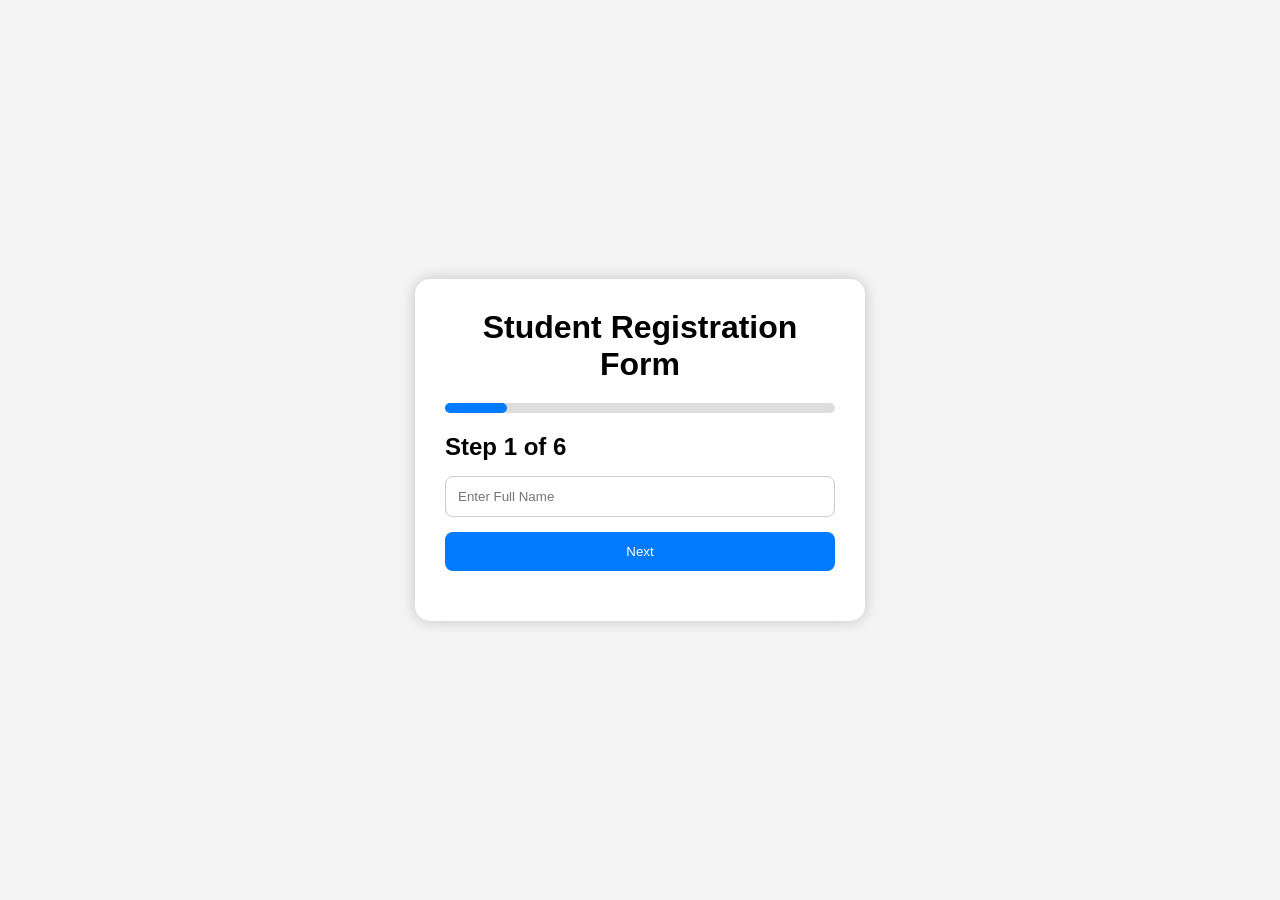
<file: index.html>
<!DOCTYPE html>
<html lang="en">
<head>
    <meta charset="UTF-8">
    <title>Task 2 - Multi Step Registration Form</title>
    <link rel="stylesheet" href="style.css">
</head>
<body>

<div class="container">

    <h1>Student Registration Form</h1>

    <div class="progress">
        <div class="progress-bar" id="progressBar"></div>
    </div>

    <form id="myForm">

        <div class="step active" id="step1">
            <h2>Step 1 of 6</h2>
            <input type="text" id="name" placeholder="Enter Full Name">
            <button type="button" onclick="nextStep(2)">Next</button>
        </div>

        <div class="step" id="step2">
            <h2>Step 2 of 6</h2>
            <input type="email" id="email" placeholder="Enter Email Address">
            <button type="button" onclick="nextStep(3)">Next</button>
        </div>

        <div class="step" id="step3">
            <h2>Step 3 of 6</h2>
            <input type="number" id="age" placeholder="Enter Age">
            <button type="button" onclick="nextStep(4)">Next</button>
        </div>

        <div class="step" id="step4">
            <h2>Step 4 of 6</h2>
            <input type="tel" id="phone" placeholder="Enter Phone Number">
            <button type="button" onclick="nextStep(5)">Next</button>
        </div>

        <div class="step" id="step5">
            <h2>Step 5 of 6</h2>

            <select id="gender">
                <option value="">Select Gender</option>
                <option>Male</option>
                <option>Female</option>
                <option>Other</option>
            </select>

            <button type="button" onclick="nextStep(6)">Next</button>
        </div>

        <div class="step" id="step6">
            <h2>Step 6 of 6</h2>

            <textarea id="address" placeholder="Enter Address"></textarea>

            <button type="submit">Register</button>
        </div>

    </form>

    <div id="result"></div>

</div>

<script src="script.js"></script>

</body>
</html>
</file>
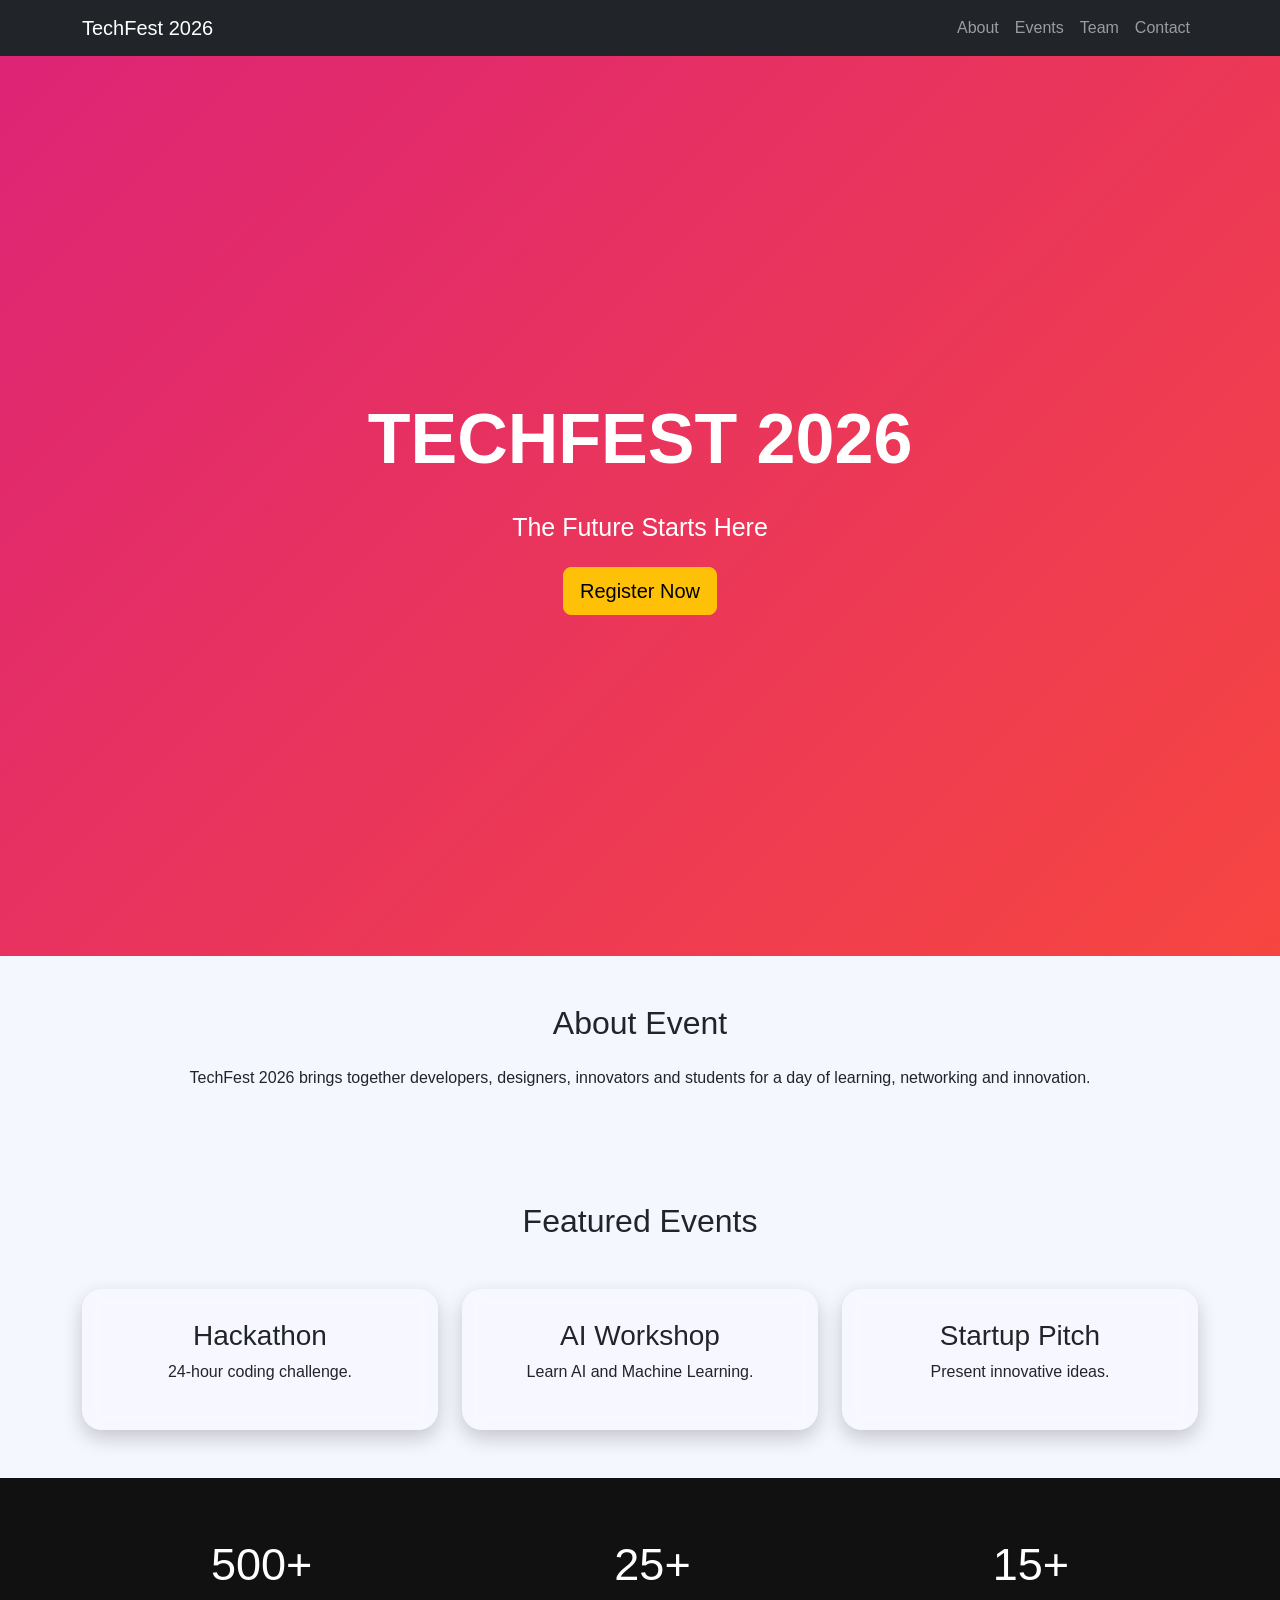
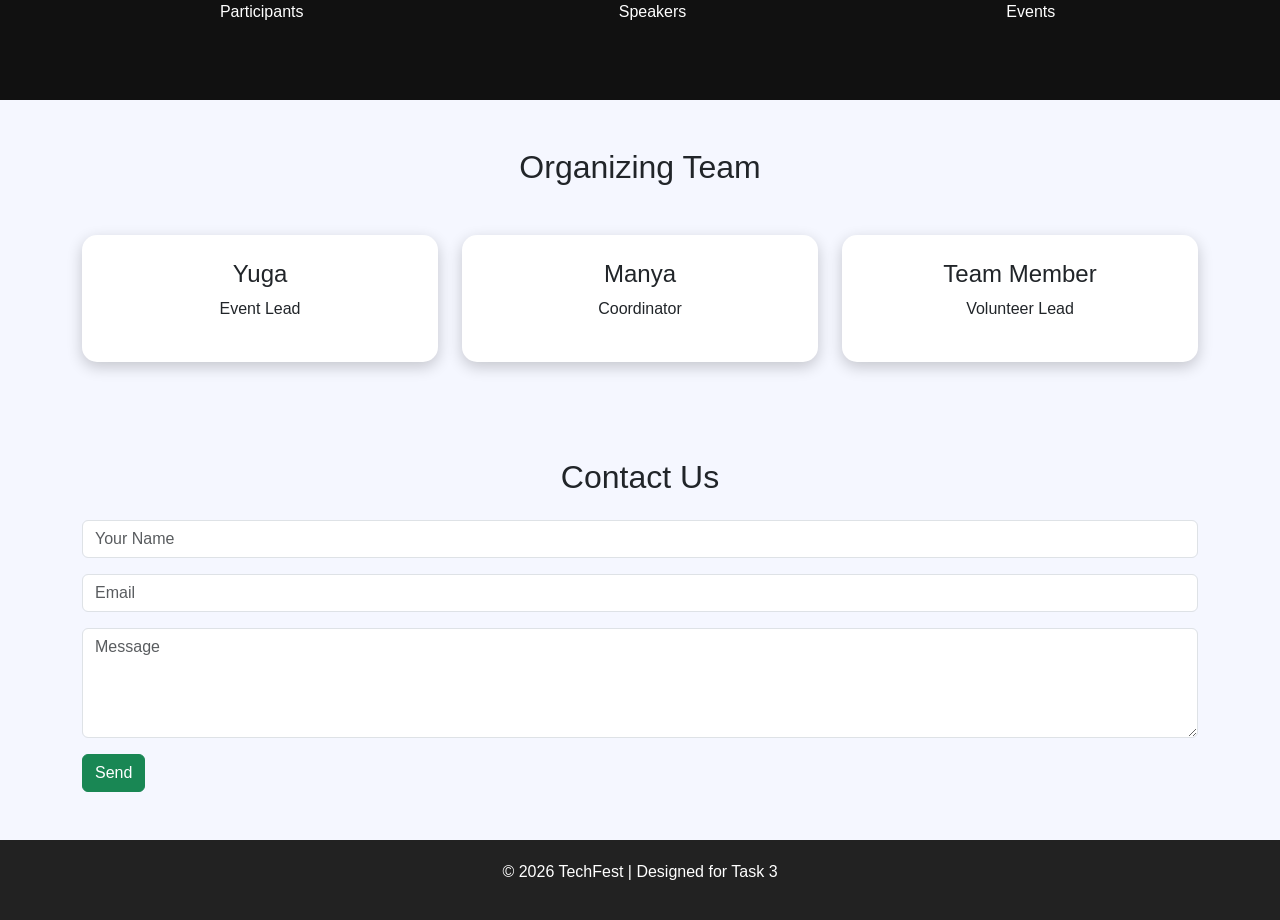
<file: task3.html>
<!DOCTYPE html>
<html lang="en">
<head>
<meta charset="UTF-8">
<meta name="viewport" content="width=device-width, initial-scale=1">

<title>TechFest 2026</title>

<link href="https://cdn.jsdelivr.net/npm/bootstrap@5.3.3/dist/css/bootstrap.min.css" rel="stylesheet">
<link rel="stylesheet" href="task3.css">
</head>

<body>

<nav class="navbar navbar-expand-lg navbar-dark bg-dark sticky-top">
<div class="container">
<a class="navbar-brand" href="#">TechFest 2026</a>

<button class="navbar-toggler" type="button" data-bs-toggle="collapse" data-bs-target="#menu">
<span class="navbar-toggler-icon"></span>
</button>

<div class="collapse navbar-collapse" id="menu">
<ul class="navbar-nav ms-auto">
<li class="nav-item"><a class="nav-link" href="#about">About</a></li>
<li class="nav-item"><a class="nav-link" href="#events">Events</a></li>
<li class="nav-item"><a class="nav-link" href="#team">Team</a></li>
<li class="nav-item"><a class="nav-link" href="#contact">Contact</a></li>
</ul>
</div>
</div>
</nav>

<section class="hero">
<h1>TECHFEST 2026</h1>
<p>The Future Starts Here</p>
<button class="btn btn-warning btn-lg">Register Now</button>
</section>

<section id="about" class="container py-5">
<h2 class="text-center mb-4">About Event</h2>
<p class="text-center">
TechFest 2026 brings together developers, designers, innovators and students
for a day of learning, networking and innovation.
</p>
</section>

<section id="events" class="container py-5">
<h2 class="text-center mb-5">Featured Events</h2>

<div class="row g-4">

<div class="col-md-4">
<div class="glass-card">
<h3>Hackathon</h3>
<p>24-hour coding challenge.</p>
</div>
</div>

<div class="col-md-4">
<div class="glass-card">
<h3>AI Workshop</h3>
<p>Learn AI and Machine Learning.</p>
</div>
</div>

<div class="col-md-4">
<div class="glass-card">
<h3>Startup Pitch</h3>
<p>Present innovative ideas.</p>
</div>
</div>

</div>
</section>

<section class="stats">
<div>
<h2>500+</h2>
<p>Participants</p>
</div>

<div>
<h2>25+</h2>
<p>Speakers</p>
</div>

<div>
<h2>15+</h2>
<p>Events</p>
</div>
</section>

<section id="team" class="container py-5">
<h2 class="text-center mb-5">Organizing Team</h2>

<div class="row g-4">

<div class="col-md-4">
<div class="team-card">
<h4>Yuga</h4>
<p>Event Lead</p>
</div>
</div>

<div class="col-md-4">
<div class="team-card">
<h4>Manya</h4>
<p>Coordinator</p>
</div>
</div>

<div class="col-md-4">
<div class="team-card">
<h4>Team Member</h4>
<p>Volunteer Lead</p>
</div>
</div>

</div>
</section>

<section id="contact" class="container py-5">
<h2 class="text-center mb-4">Contact Us</h2>

<form>
<input class="form-control mb-3" placeholder="Your Name">
<input class="form-control mb-3" placeholder="Email">
<textarea class="form-control mb-3" rows="4" placeholder="Message"></textarea>
<button class="btn btn-success">Send</button>
</form>
</section>

<footer>
<p>© 2026 TechFest | Designed for Task 3</p>
</footer>

<script src="https://cdn.jsdelivr.net/npm/bootstrap@5.3.3/dist/js/bootstrap.bundle.min.js"></script>

</body>
</html>
</file>
<file: style.css>
*{
    margin:0;
    padding:0;
    box-sizing:border-box;
}

body{
    background:#f4f4f4;
    font-family:Arial,sans-serif;
    display:flex;
    justify-content:center;
    align-items:center;
    min-height:100vh;
}

.container{
    width:450px;
    background:white;
    padding:30px;
    border-radius:15px;
    box-shadow:0 0 15px rgba(0,0,0,0.2);
}

h1{
    text-align:center;
    margin-bottom:20px;
}

.progress{
    width:100%;
    height:10px;
    background:#ddd;
    border-radius:20px;
    margin-bottom:20px;
}

.progress-bar{
    height:100%;
    width:16%;
    background:#007bff;
    border-radius:20px;
    transition:0.4s;
}

.step{
    display:none;
}

.step.active{
    display:block;
}

h2{
    margin-bottom:15px;
}

input,
select,
textarea{
    width:100%;
    padding:12px;
    margin-bottom:15px;
    border:1px solid #ccc;
    border-radius:8px;
}

button{
    width:100%;
    padding:12px;
    background:#007bff;
    color:white;
    border:none;
    border-radius:8px;
    cursor:pointer;
}

button:hover{
    background:#0056b3;
}

#result{
    margin-top:20px;
    text-align:center;
}
</file>
<file: task3.css>
*{
margin:0;
padding:0;
box-sizing:border-box;
}

body{
font-family:Arial,sans-serif;
background:#f5f7ff;
}

.hero{
height:100vh;
display:flex;
flex-direction:column;
justify-content:center;
align-items:center;
text-align:center;
color:white;
background:linear-gradient(-45deg,#6a11cb,#2575fc,#ff512f,#dd2476);
background-size:400% 400%;
animation:gradient 8s ease infinite;
}

.hero h1{
font-size:70px;
font-weight:bold;
animation:float 3s ease-in-out infinite;
}

.hero p{
font-size:25px;
margin:20px 0;
}

@keyframes gradient{
0%{background-position:0% 50%;}
50%{background-position:100% 50%;}
100%{background-position:0% 50%;}
}

@keyframes float{
0%,100%{
transform:translateY(0);
}
50%{
transform:translateY(-15px);
}
}

.glass-card{
background:rgba(255,255,255,0.2);
backdrop-filter:blur(10px);
padding:30px;
border-radius:20px;
text-align:center;
transition:0.4s;
box-shadow:0 8px 20px rgba(0,0,0,0.2);
}

.glass-card:hover{
transform:translateY(-10px) scale(1.05);
}

.stats{
display:flex;
justify-content:space-around;
padding:60px;
background:#111;
color:white;
text-align:center;
}

.stats h2{
font-size:45px;
}

.team-card{
background:white;
padding:25px;
border-radius:15px;
text-align:center;
box-shadow:0 5px 15px rgba(0,0,0,0.2);
transition:0.4s;
}

.team-card:hover{
transform:scale(1.05);
}

footer{
background:#222;
color:white;
text-align:center;
padding:20px;
}

@media(max-width:768px){

.hero h1{
font-size:40px;
}

.stats{
flex-direction:column;
gap:30px;
}

}
</file>
